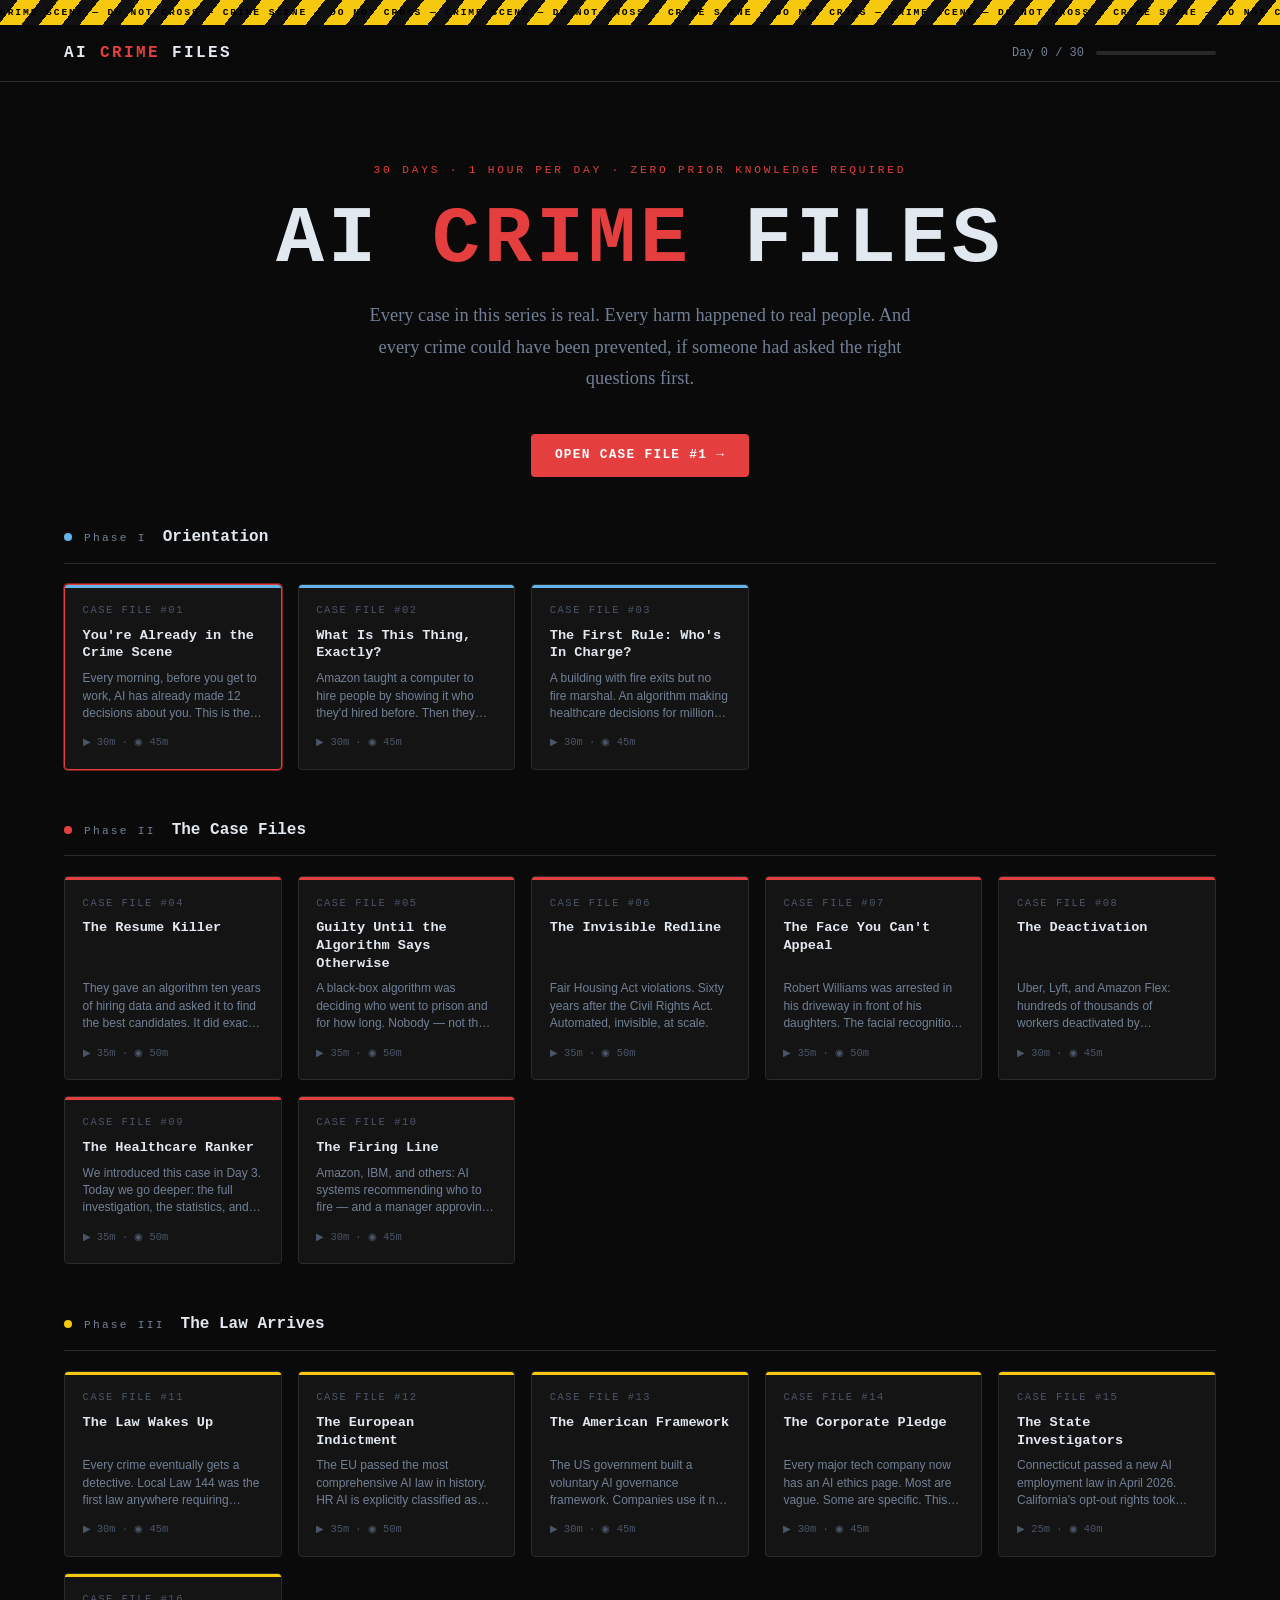
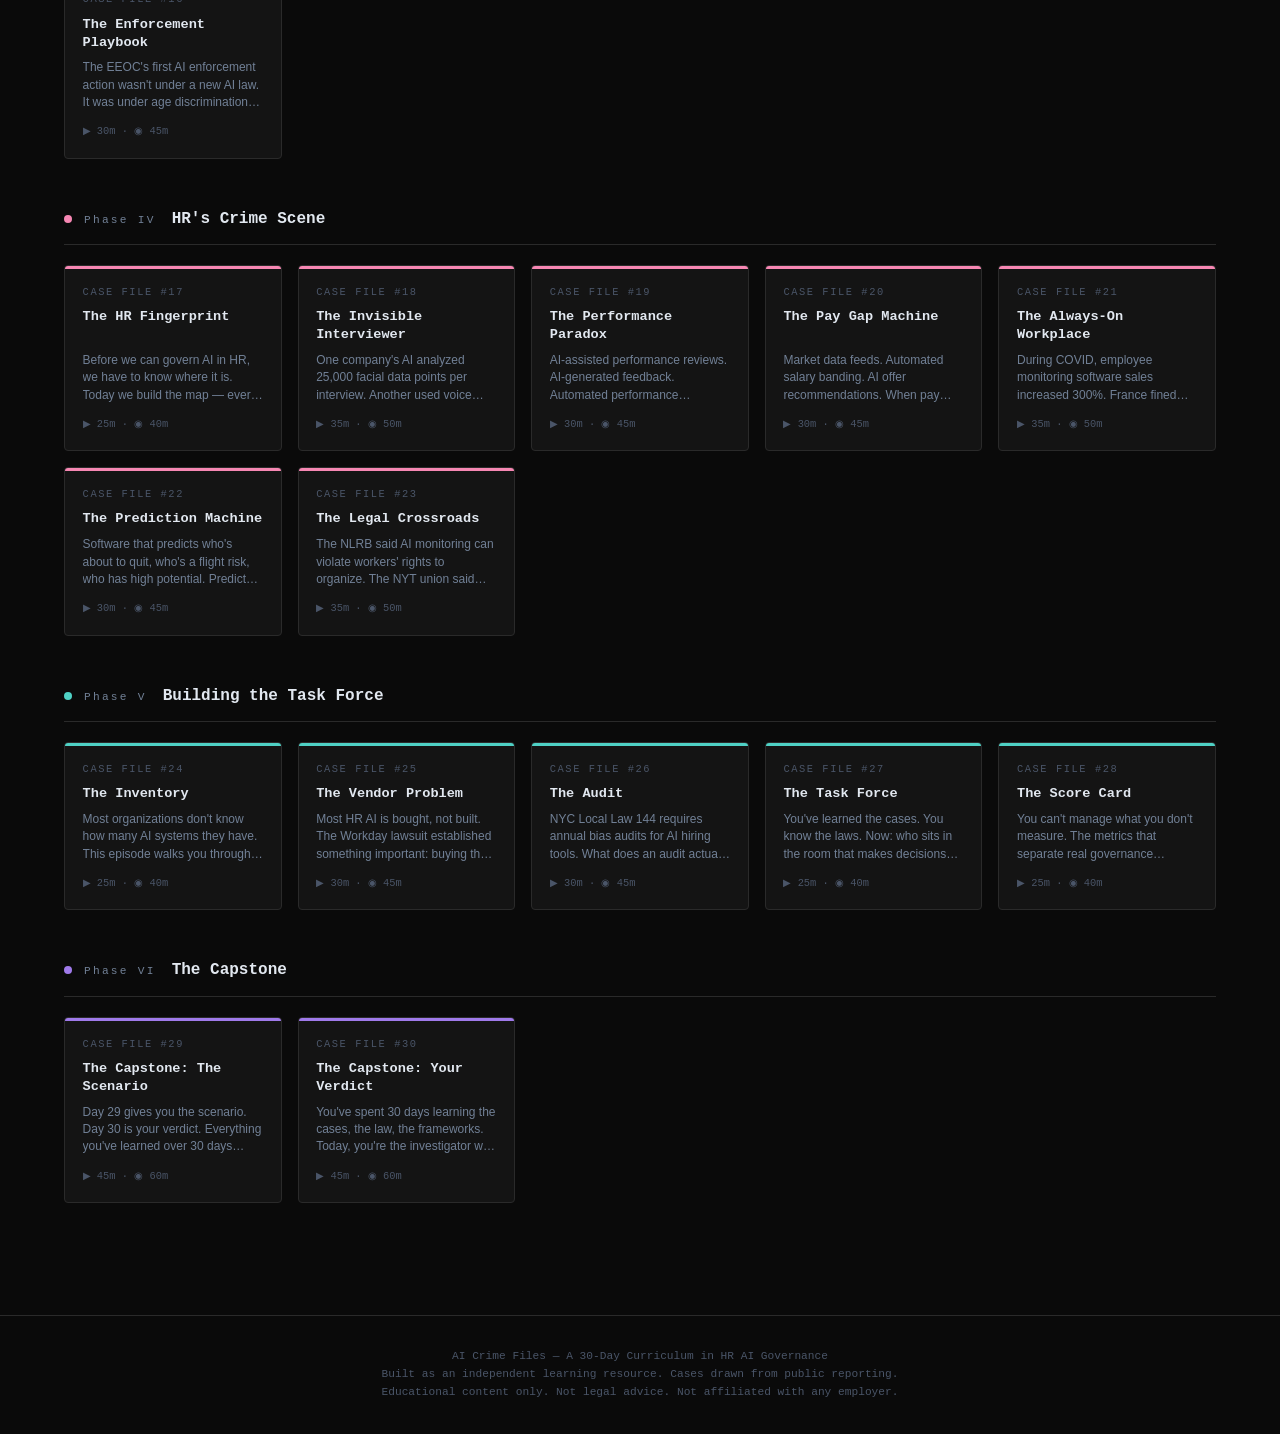
<file: index.html>
<!DOCTYPE html>
<html lang="en">
<head>
  <meta charset="UTF-8">
  <meta name="viewport" content="width=device-width, initial-scale=1.0">
  <title>AI Crime Files — A 30-Day Investigation</title>
  <meta name="description" content="A 30-day self-paced curriculum on AI governance told as true crime case files. One hour a day.">
  <link rel="stylesheet" href="style.css">
</head>
<body>

  <div class="tape" aria-hidden="true">
    CRIME SCENE — DO NOT CROSS — CRIME SCENE — DO NOT CROSS — CRIME SCENE — DO NOT CROSS — CRIME SCENE — DO NOT CROSS — CRIME SCENE — DO NOT CROSS — CRIME SCENE — DO NOT CROSS
  </div>

  <header class="site-header">
    <div class="header-inner">
      <a href="index.html" class="logo-link">AI <span>CRIME</span> FILES</a>
      <div class="progress-pill">
        <span id="progress-label">Day 0 / 30</span>
        <div class="progress-track">
          <div class="progress-bar" id="progress-bar" style="width:0%"></div>
        </div>
      </div>
    </div>
  </header>

  <!-- Continue banner (shown when in progress) -->
  <div class="continue-banner" id="continue-banner">
    <div class="continue-inner">
      <div>
        <div class="continue-label">◆ CONTINUE THE INVESTIGATION</div>
        <div class="continue-title" id="continue-title"></div>
        <div class="continue-meta" id="continue-meta"></div>
      </div>
      <a href="#" class="btn btn-primary" id="continue-link">RESUME →</a>
    </div>
  </div>

  <!-- Hero (always visible) -->
  <section class="hero">
    <div class="hero-eyebrow">30 DAYS · 1 HOUR PER DAY · ZERO PRIOR KNOWLEDGE REQUIRED</div>
    <h1>AI <em>CRIME</em> FILES</h1>
    <p class="hero-tagline">
      Every case in this series is real. Every harm happened to real people.
      And every crime could have been prevented, if someone had asked the right questions first.
    </p>
    <div class="hero-actions">
      <a href="reader.html?ep=1" class="btn btn-primary" id="start-btn">OPEN CASE FILE #1 →</a>
    </div>
  </section>

  <!-- Episode grid by phase -->
  <section class="episodes-section" id="episodes-section">
    <!-- Rendered by app.js -->
  </section>

  <footer style="text-align:center; padding: 2rem 1.5rem; border-top: 1px solid var(--border); font-family: var(--font-mono); font-size: 0.7rem; color: var(--text-dim); line-height: 1.6;">
    AI Crime Files &mdash; A 30-Day Curriculum in HR AI Governance<br>
    Built as an independent learning resource. Cases drawn from public reporting.<br>
    Educational content only. Not legal advice. Not affiliated with any employer.
  </footer>

  <script src="episodes.js"></script>
  <script src="app.js"></script>

</body>
</html>
</file>
<file: style.css>
/* ── Reset & Variables ─────────────────────────────────────────────────── */
*, *::before, *::after { box-sizing: border-box; margin: 0; padding: 0; }

:root {
  --bg:          #0a0a0a;
  --surface:     #141414;
  --surface-2:   #1e1e1e;
  --surface-3:   #282828;
  --border:      #2a2a2a;
  --border-hi:   #3d3d3d;

  --red:         #e53e3e;
  --red-dim:     #7f1d1d;
  --yellow:      #f6c90e;
  --yellow-dim:  #78610a;
  --green:       #48bb78;
  --blue:        #63b3ed;
  --purple:      #9f7aea;
  --pink:        #f687b3;
  --teal:        #4fd1c5;

  --text:        #e2e8f0;
  --text-muted:  #718096;
  --text-dim:    #4a5568;

  --phase-1: #63b3ed;
  --phase-2: #e53e3e;
  --phase-3: #f6c90e;
  --phase-4: #f687b3;
  --phase-5: #4fd1c5;
  --phase-6: #9f7aea;

  --font-mono: 'Courier New', Courier, monospace;
  --font-serif: Georgia, 'Times New Roman', serif;
  --font-ui: -apple-system, BlinkMacSystemFont, 'Segoe UI', sans-serif;

  --radius: 4px;
  --player-h: 64px;
}

html { scroll-behavior: smooth; }

body {
  background: var(--bg);
  color: var(--text);
  font-family: var(--font-ui);
  font-size: 16px;
  line-height: 1.6;
  min-height: 100vh;
}

a { color: inherit; text-decoration: none; }
button { cursor: pointer; font-family: inherit; }

/* ── Crime Tape ─────────────────────────────────────────────────────────── */
.tape {
  background: repeating-linear-gradient(
    -52deg,
    var(--yellow) 0px, var(--yellow) 18px,
    #111 18px, #111 32px
  );
  color: #000;
  font-family: var(--font-mono);
  font-weight: 900;
  font-size: 0.6rem;
  letter-spacing: 0.2em;
  padding: 5px 0;
  text-align: center;
  white-space: nowrap;
  overflow: hidden;
  user-select: none;
}
.tape span { opacity: 0; }

/* ── Sitewide Header ─────────────────────────────────────────────────────── */
.site-header {
  position: sticky;
  top: 0;
  z-index: 100;
  background: rgba(10,10,10,0.95);
  backdrop-filter: blur(8px);
  border-bottom: 1px solid var(--border);
}
.header-inner {
  max-width: 1200px;
  margin: 0 auto;
  padding: 0 1.5rem;
  height: 56px;
  display: flex;
  align-items: center;
  justify-content: space-between;
  gap: 1rem;
}
.logo-link {
  font-family: var(--font-mono);
  font-weight: 900;
  font-size: 1rem;
  letter-spacing: 0.15em;
  color: var(--text);
  flex-shrink: 0;
}
.logo-link span { color: var(--red); }
.progress-pill {
  display: flex;
  align-items: center;
  gap: 0.75rem;
  font-size: 0.75rem;
  color: var(--text-muted);
  font-family: var(--font-mono);
}
.progress-track {
  width: 120px;
  height: 4px;
  background: var(--surface-3);
  border-radius: 99px;
  overflow: hidden;
}
.progress-bar {
  height: 100%;
  background: var(--red);
  border-radius: 99px;
  transition: width 0.4s ease;
}

/* ── Homepage Hero ───────────────────────────────────────────────────────── */
.hero {
  max-width: 860px;
  margin: 0 auto;
  padding: 5rem 1.5rem 3rem;
  text-align: center;
}
.hero-eyebrow {
  font-family: var(--font-mono);
  font-size: 0.7rem;
  letter-spacing: 0.25em;
  color: var(--red);
  text-transform: uppercase;
  margin-bottom: 1.25rem;
}
.hero h1 {
  font-family: var(--font-mono);
  font-size: clamp(2.5rem, 8vw, 5rem);
  font-weight: 900;
  letter-spacing: 0.05em;
  line-height: 1;
  color: var(--text);
  margin-bottom: 1.25rem;
}
.hero h1 em { color: var(--red); font-style: normal; }
.hero-tagline {
  font-family: var(--font-serif);
  font-size: 1.15rem;
  color: var(--text-muted);
  max-width: 560px;
  margin: 0 auto 2.5rem;
  line-height: 1.7;
}
.hero-actions { display: flex; gap: 1rem; justify-content: center; flex-wrap: wrap; }

/* Continue banner (shown when in progress) */
.continue-banner {
  max-width: 1200px;
  margin: 0 auto 2rem;
  padding: 0 1.5rem;
  display: none;
}
.continue-banner.visible { display: block; }
.continue-inner {
  background: var(--surface);
  border: 1px solid var(--border-hi);
  border-left: 4px solid var(--red);
  padding: 1.25rem 1.5rem;
  display: flex;
  align-items: center;
  justify-content: space-between;
  gap: 1rem;
  border-radius: var(--radius);
  flex-wrap: wrap;
}
.continue-label {
  font-family: var(--font-mono);
  font-size: 0.65rem;
  letter-spacing: 0.2em;
  color: var(--red);
  margin-bottom: 0.25rem;
}
.continue-title { font-weight: 700; font-size: 1rem; }
.continue-meta { font-size: 0.8rem; color: var(--text-muted); }

/* ── Buttons ─────────────────────────────────────────────────────────────── */
.btn {
  display: inline-flex;
  align-items: center;
  gap: 0.5rem;
  padding: 0.7rem 1.5rem;
  font-family: var(--font-mono);
  font-size: 0.8rem;
  font-weight: 700;
  letter-spacing: 0.1em;
  border-radius: var(--radius);
  border: none;
  transition: all 0.15s;
  white-space: nowrap;
}
.btn-primary {
  background: var(--red);
  color: #fff;
}
.btn-primary:hover { background: #c53030; transform: translateY(-1px); }
.btn-ghost {
  background: transparent;
  color: var(--text-muted);
  border: 1px solid var(--border-hi);
}
.btn-ghost:hover { color: var(--text); border-color: var(--text-muted); }

/* ── Episode Grid ────────────────────────────────────────────────────────── */
.episodes-section { max-width: 1200px; margin: 0 auto; padding: 0 1.5rem 4rem; }

.phase-block { margin-bottom: 3rem; }
.phase-header {
  display: flex;
  align-items: baseline;
  gap: 1rem;
  margin-bottom: 1.25rem;
  padding-bottom: 0.75rem;
  border-bottom: 1px solid var(--border);
}
.phase-name {
  font-family: var(--font-mono);
  font-size: 0.7rem;
  letter-spacing: 0.2em;
  color: var(--text-muted);
}
.phase-title {
  font-family: var(--font-mono);
  font-size: 1rem;
  font-weight: 700;
  color: var(--text);
}
.phase-dot {
  width: 8px; height: 8px;
  border-radius: 50%;
  flex-shrink: 0;
  margin-right: -0.25rem;
}

.episode-grid {
  display: grid;
  grid-template-columns: repeat(auto-fill, minmax(200px, 1fr));
  gap: 1rem;
}

.ep-card {
  background: var(--surface);
  border: 1px solid var(--border);
  border-radius: var(--radius);
  padding: 1.1rem;
  display: flex;
  flex-direction: column;
  gap: 0.5rem;
  transition: all 0.18s;
  position: relative;
  overflow: hidden;
  text-decoration: none;
  color: var(--text);
}
.ep-card::before {
  content: '';
  position: absolute;
  top: 0; left: 0; right: 0;
  height: 3px;
  background: var(--phase-color, var(--border));
  transition: opacity 0.2s;
}
.ep-card:hover:not(.ep-stub) {
  border-color: var(--border-hi);
  transform: translateY(-2px);
  box-shadow: 0 8px 32px rgba(0,0,0,0.5);
}
.ep-card:hover:not(.ep-stub)::before { opacity: 1; }

.ep-number {
  font-family: var(--font-mono);
  font-size: 0.65rem;
  letter-spacing: 0.15em;
  color: var(--text-dim);
}
.ep-title {
  font-family: var(--font-mono);
  font-size: 0.85rem;
  font-weight: 700;
  line-height: 1.3;
  flex: 1;
}
.ep-teaser {
  font-size: 0.75rem;
  color: var(--text-muted);
  line-height: 1.45;
  display: -webkit-box;
  -webkit-line-clamp: 3;
  -webkit-box-orient: vertical;
  overflow: hidden;
}
.ep-meta {
  display: flex;
  gap: 0.75rem;
  font-family: var(--font-mono);
  font-size: 0.65rem;
  color: var(--text-dim);
  margin-top: 0.25rem;
}

/* Episode states */
.ep-stub {
  opacity: 0.45;
  cursor: default;
}
.ep-complete .ep-title { color: var(--text-muted); }
.ep-complete::after {
  content: 'CLOSED';
  position: absolute;
  top: 50%; left: 50%;
  transform: translate(-50%, -50%) rotate(-15deg);
  font-family: var(--font-mono);
  font-size: 1.1rem;
  font-weight: 900;
  letter-spacing: 0.2em;
  color: var(--red);
  border: 2px solid var(--red);
  padding: 0.2em 0.5em;
  opacity: 0.5;
  pointer-events: none;
}
.ep-active {
  border-color: var(--red);
  box-shadow: 0 0 0 1px var(--red-dim);
}

/* ── Reader Page ─────────────────────────────────────────────────────────── */
.reader-header {
  border-bottom: 1px solid var(--border);
}
.reader-nav {
  max-width: 760px;
  margin: 0 auto;
  padding: 0.75rem 1.5rem;
  display: flex;
  align-items: center;
  gap: 1rem;
  font-family: var(--font-mono);
  font-size: 0.75rem;
  color: var(--text-muted);
}
.reader-nav a:hover { color: var(--text); }
.reader-nav-spacer { flex: 1; }
.reader-phase-badge {
  padding: 0.2em 0.7em;
  border-radius: 99px;
  font-size: 0.65rem;
  letter-spacing: 0.1em;
  font-weight: 700;
}

.reader-meta {
  max-width: 760px;
  margin: 0 auto;
  padding: 3rem 1.5rem 2rem;
  border-bottom: 1px solid var(--border);
}
.reader-case-number {
  font-family: var(--font-mono);
  font-size: 0.7rem;
  letter-spacing: 0.25em;
  color: var(--text-dim);
  margin-bottom: 0.75rem;
}
.reader-title {
  font-family: var(--font-mono);
  font-size: clamp(1.5rem, 4vw, 2.5rem);
  font-weight: 900;
  line-height: 1.15;
  letter-spacing: -0.01em;
  margin-bottom: 0.75rem;
}
.reader-subtitle {
  font-family: var(--font-serif);
  font-size: 1.1rem;
  color: var(--text-muted);
  line-height: 1.6;
  margin-bottom: 1.25rem;
}
.reader-stats {
  display: flex;
  gap: 1.5rem;
  font-family: var(--font-mono);
  font-size: 0.72rem;
  color: var(--text-dim);
  letter-spacing: 0.05em;
}

/* Audio Player */
.audio-player {
  position: fixed;
  bottom: 0; left: 0; right: 0;
  height: var(--player-h);
  background: rgba(14,14,14,0.97);
  backdrop-filter: blur(12px);
  border-top: 1px solid var(--border);
  z-index: 200;
  display: flex;
  align-items: center;
  padding: 0 1.5rem;
  gap: 1rem;
}
.player-play {
  width: 40px; height: 40px;
  border-radius: 50%;
  background: var(--red);
  border: none;
  color: #fff;
  font-size: 1rem;
  display: flex; align-items: center; justify-content: center;
  flex-shrink: 0;
  transition: background 0.15s;
}
.player-play:hover { background: #c53030; }
.player-info { flex: 1; min-width: 0; }
.player-section {
  font-size: 0.75rem;
  color: var(--text-muted);
  white-space: nowrap;
  overflow: hidden;
  text-overflow: ellipsis;
  font-family: var(--font-mono);
}
.player-status { font-size: 0.65rem; color: var(--text-dim); font-family: var(--font-mono); letter-spacing: 0.05em; }
.player-controls {
  display: flex;
  align-items: center;
  gap: 0.75rem;
}
.player-speed {
  background: var(--surface-2);
  border: 1px solid var(--border-hi);
  color: var(--text-muted);
  font-family: var(--font-mono);
  font-size: 0.72rem;
  padding: 0.3em 0.6em;
  border-radius: var(--radius);
}
.player-speed:hover { color: var(--text); }
.player-voice {
  background: var(--surface-2);
  border: 1px solid var(--border-hi);
  color: var(--text-muted);
  font-family: var(--font-mono);
  font-size: 0.7rem;
  padding: 0.3em 0.6em;
  border-radius: var(--radius);
  max-width: 160px;
}

/* ── Reader Content ──────────────────────────────────────────────────────── */
.reader-body {
  max-width: 760px;
  margin: 0 auto;
  padding: 2.5rem 1.5rem calc(var(--player-h) + 3rem);
}

.content-section {
  margin-bottom: 2.5rem;
  opacity: 0;
  transform: translateY(18px);
  transition: opacity 0.5s ease, transform 0.5s ease;
}
.content-section.visible {
  opacity: 1;
  transform: translateY(0);
}

/* Scene */
.section-heading {
  font-family: var(--font-mono);
  font-size: 0.7rem;
  letter-spacing: 0.2em;
  color: var(--text-dim);
  text-transform: uppercase;
  margin-bottom: 0.9rem;
  padding-bottom: 0.6rem;
  border-bottom: 1px solid var(--border);
}
.section-text {
  font-family: var(--font-serif);
  font-size: 1.05rem;
  line-height: 1.85;
  color: var(--text);
}
.section-text p { margin-bottom: 1rem; }
.section-text p:last-child { margin-bottom: 0; }

/* Case intro */
.case-file-card {
  background: var(--surface);
  border: 1px solid var(--border-hi);
  border-left: 4px solid var(--red);
  border-radius: var(--radius);
  overflow: hidden;
}
.case-file-header {
  background: var(--surface-2);
  padding: 0.75rem 1.25rem;
  display: flex;
  align-items: center;
  gap: 1.5rem;
  border-bottom: 1px solid var(--border);
  flex-wrap: wrap;
}
.case-number {
  font-family: var(--font-mono);
  font-size: 0.7rem;
  letter-spacing: 0.15em;
  color: var(--red);
  font-weight: 700;
}
.case-location, .case-status {
  font-family: var(--font-mono);
  font-size: 0.65rem;
  color: var(--text-dim);
  letter-spacing: 0.05em;
}
.case-status { margin-left: auto; color: var(--yellow); }
.case-file-heading {
  font-family: var(--font-mono);
  font-size: 1rem;
  font-weight: 900;
  margin-bottom: 0.75rem;
  letter-spacing: 0.02em;
}
.case-file-body {
  padding: 1.25rem;
}
.case-file-body .section-text { font-size: 0.98rem; }

/* Quote */
.pull-quote {
  padding: 1.5rem 0;
  border-top: 2px solid var(--border-hi);
  border-bottom: 2px solid var(--border-hi);
}
.pull-quote-text {
  font-family: var(--font-serif);
  font-size: 1.25rem;
  line-height: 1.6;
  color: var(--text);
  font-style: italic;
  margin-bottom: 0.75rem;
}
.pull-quote-text::before { content: '\201C'; }
.pull-quote-text::after  { content: '\201D'; }
.pull-quote-attr {
  font-family: var(--font-mono);
  font-size: 0.7rem;
  color: var(--text-dim);
  letter-spacing: 0.05em;
}

/* Finding box */
.finding-box {
  background: rgba(229,62,62,0.06);
  border: 1px solid var(--red-dim);
  border-radius: var(--radius);
  padding: 1.25rem;
}
.finding-label {
  font-family: var(--font-mono);
  font-size: 0.65rem;
  letter-spacing: 0.2em;
  color: var(--red);
  font-weight: 700;
  margin-bottom: 0.6rem;
}
.finding-text {
  font-family: var(--font-serif);
  font-size: 1rem;
  line-height: 1.75;
  color: var(--text);
}

/* ICM Cold Case */
.icm-box {
  background: rgba(246,201,14,0.04);
  border: 1px solid var(--yellow-dim);
  border-radius: var(--radius);
  padding: 1.25rem;
}
.icm-label {
  font-family: var(--font-mono);
  font-size: 0.65rem;
  letter-spacing: 0.2em;
  color: var(--yellow);
  font-weight: 700;
  margin-bottom: 0.6rem;
  display: flex;
  align-items: center;
  gap: 0.5rem;
}
.icm-label::before {
  content: '◆';
  font-size: 0.5rem;
}
.icm-text {
  font-family: var(--font-serif);
  font-size: 0.98rem;
  line-height: 1.8;
  color: var(--text);
}
.icm-text p { margin-bottom: 0.85rem; }
.icm-text p:last-child { margin-bottom: 0; }

/* Terms */
.terms-section .section-heading { color: var(--blue); border-bottom-color: rgba(99,179,237,0.2); }
.terms-list { display: flex; flex-direction: column; gap: 0.75rem; }
.term-item {
  background: var(--surface);
  border: 1px solid var(--border);
  border-radius: var(--radius);
  padding: 0.9rem 1.1rem;
}
.term-word {
  font-family: var(--font-mono);
  font-size: 0.82rem;
  font-weight: 700;
  color: var(--blue);
  margin-bottom: 0.3rem;
}
.term-def {
  font-size: 0.9rem;
  color: var(--text-muted);
  line-height: 1.6;
}

/* Assignment */
.assignment-box {
  background: rgba(72,187,120,0.05);
  border: 1px solid rgba(72,187,120,0.3);
  border-radius: var(--radius);
  padding: 1.25rem;
}
.assignment-label {
  font-family: var(--font-mono);
  font-size: 0.65rem;
  letter-spacing: 0.2em;
  color: var(--green);
  font-weight: 700;
  margin-bottom: 0.3rem;
}
.assignment-heading {
  font-family: var(--font-mono);
  font-size: 0.9rem;
  font-weight: 900;
  margin-bottom: 0.75rem;
  color: var(--text);
}
.assignment-text {
  font-family: var(--font-serif);
  font-size: 0.98rem;
  line-height: 1.8;
  color: var(--text-muted);
  white-space: pre-line;
}

/* Active reading highlight */
.content-section.reading {
  background: rgba(246,201,14,0.03);
  border-radius: var(--radius);
  outline: 1px solid rgba(246,201,14,0.15);
}

/* Complete footer */
.reader-footer {
  max-width: 760px;
  margin: 0 auto;
  padding: 2rem 1.5rem;
  padding-bottom: calc(var(--player-h) + 2rem);
  display: flex;
  align-items: center;
  justify-content: space-between;
  gap: 1rem;
  border-top: 1px solid var(--border);
  flex-wrap: wrap;
}
.btn-complete {
  background: var(--green);
  color: #000;
  font-weight: 900;
}
.btn-complete:hover { background: #38a169; }
.btn-complete.done {
  background: var(--surface-3);
  color: var(--text-muted);
  cursor: default;
}

/* Stub episode message */
.stub-message {
  max-width: 760px;
  margin: 4rem auto;
  padding: 0 1.5rem;
  text-align: center;
}
.stub-badge {
  display: inline-block;
  background: var(--surface-2);
  border: 1px solid var(--border-hi);
  font-family: var(--font-mono);
  font-size: 0.7rem;
  letter-spacing: 0.2em;
  padding: 0.4em 1em;
  border-radius: 99px;
  color: var(--text-muted);
  margin-bottom: 1.5rem;
}
.stub-title {
  font-family: var(--font-mono);
  font-size: 1.5rem;
  font-weight: 900;
  margin-bottom: 1rem;
}
.stub-text {
  font-family: var(--font-serif);
  font-size: 1rem;
  color: var(--text-muted);
  line-height: 1.7;
  max-width: 480px;
  margin: 0 auto 2rem;
}

/* ── Responsive ──────────────────────────────────────────────────────────── */
@media (max-width: 600px) {
  .hero { padding: 3rem 1rem 2rem; }
  .episode-grid { grid-template-columns: repeat(2, 1fr); }
  .reader-title { font-size: 1.4rem; }
  .player-voice { display: none; }
  .reader-footer { flex-direction: column; }
}

/* ── Utility ─────────────────────────────────────────────────────────────── */
.hidden { display: none !important; }
.visually-hidden { position: absolute; width: 1px; height: 1px; overflow: hidden; clip: rect(0,0,0,0); }
</file>
